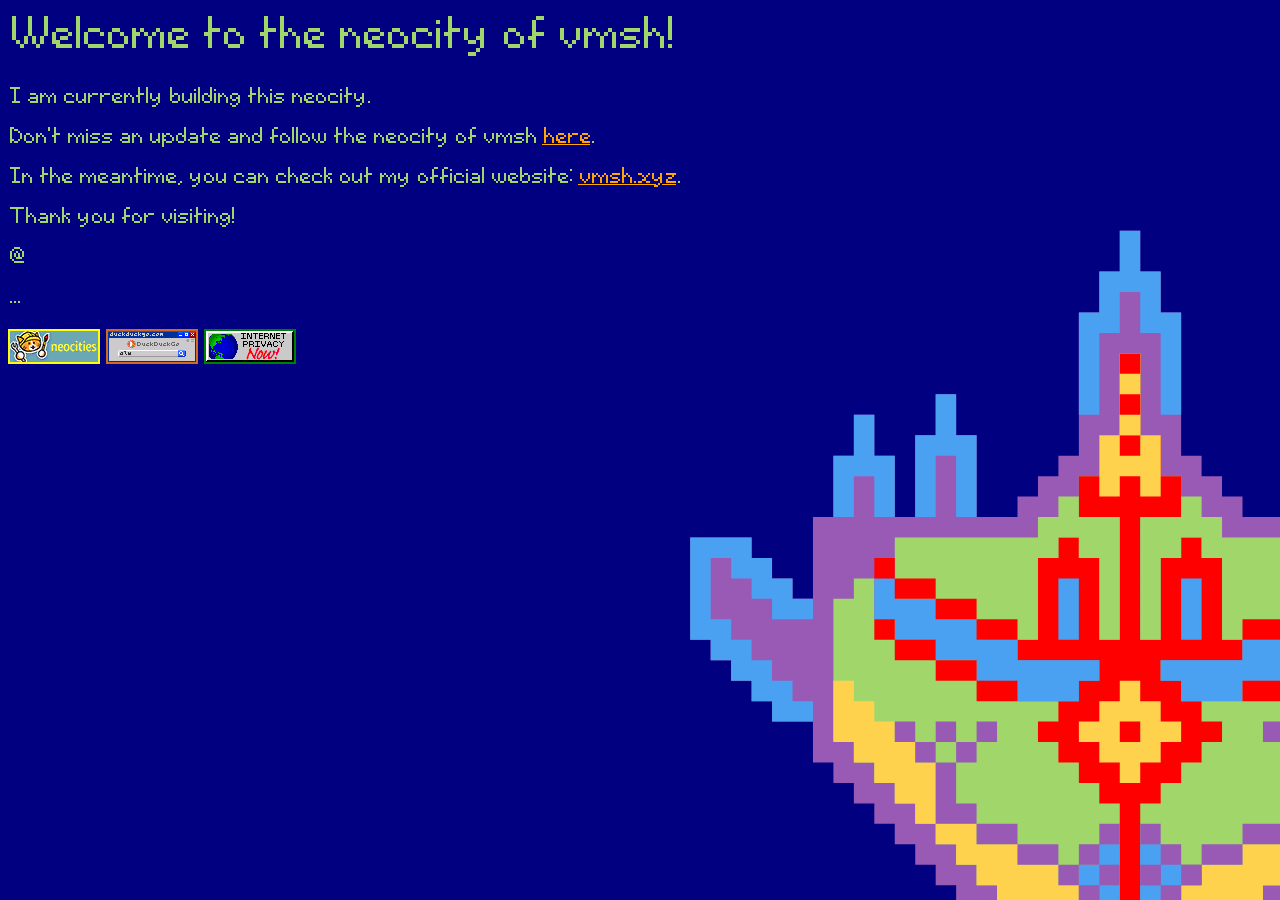
<file: index.html>
<!DOCTYPE html>
<html>
  <head>
    <meta charset="UTF-8">
    <meta name="viewport" content="width=device-width, initial-scale=1.0">
    <title>the neocity of vmsh</title>
	<link rel="icon" href="/icon.svg" type="image/svg+xml">
    <link href="/assets/css/style.css" rel="stylesheet" type="text/css" media="all">
  </head>
  <body>
    <h1>Welcome to the neocity of vmsh!</h1>
	
	<p>I am currently building this neocity.</p>
	<p>Don't miss an update and follow the neocity of vmsh <a href="https://neocities.org/site/vmsh" target="_blank">here</a>.</p>

	<p>In the meantime, you can check out my official website: <a target="_blank" href="https://vmsh.xyz">vmsh.xyz</a>.</p>
    <p>Thank you for visiting!</p>
    <p>@</p>
	<p>...</p>
	<p>
		<a href="https://neocities.org" target="_blank"><img src="/assets/img/bnr/neocities.gif" alt="Neocities.org" style="border: 2px solid yellow;"></img></a>
		<a href="https://duckduckgo.com" target="_blank"><img src="/assets/img/bnr/ddg.gif" alt="DuckDuckGo" style="border: 2px solid chocolate;"></img></a>
		<img src="/assets/img/bnr/privacy.gif" alt="Internet privacy now" style="border: 2px solid green;"></img>
	</p>
  </body>
</html>
</file>
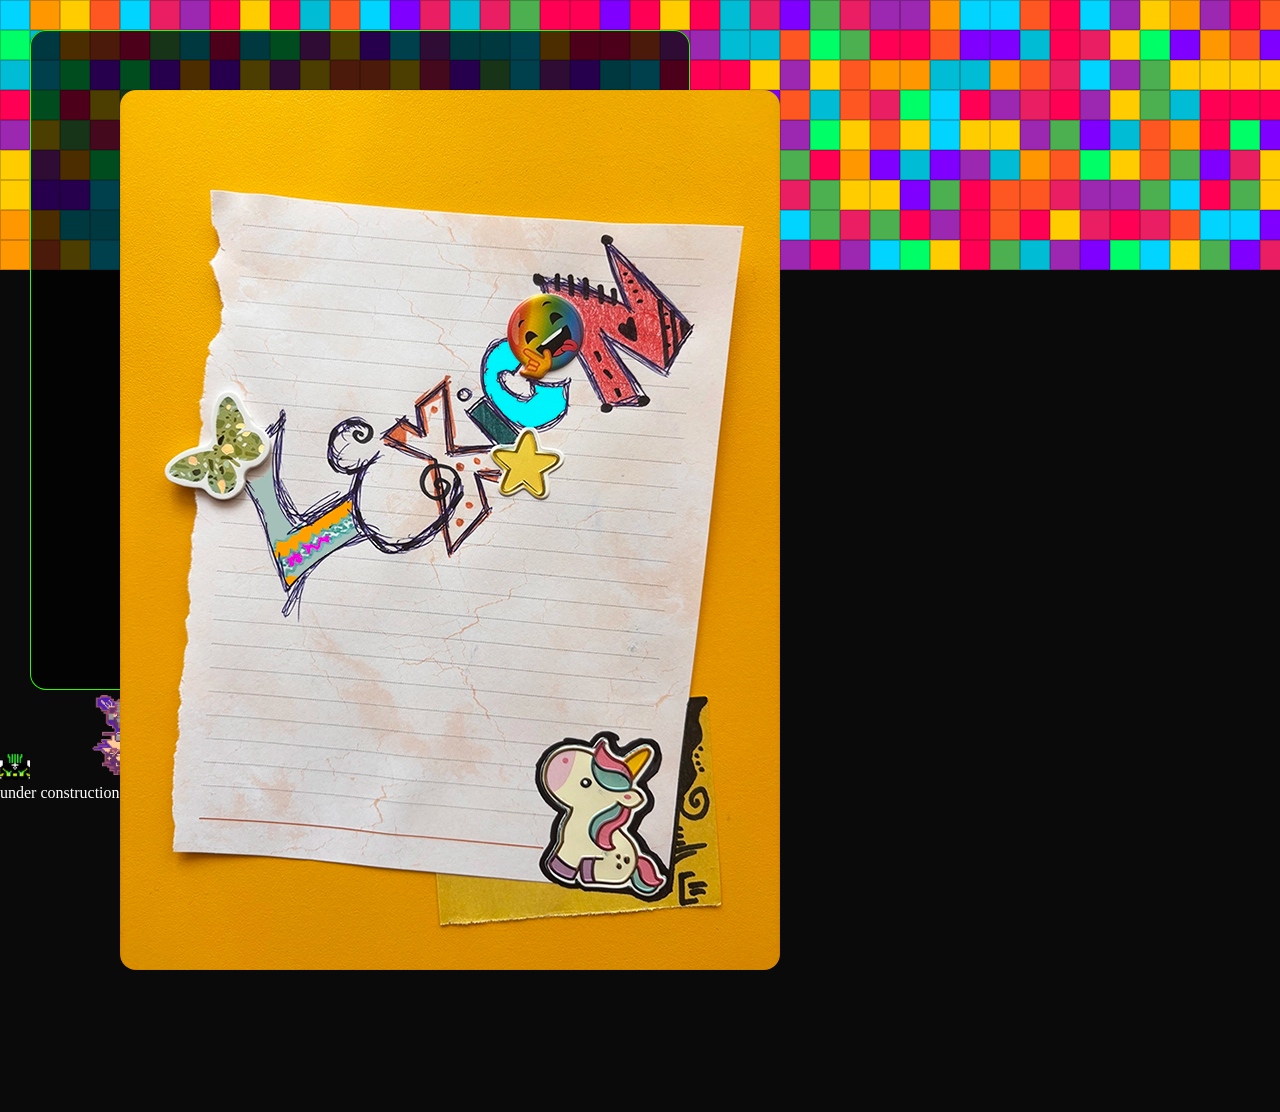
<file: public/LEXICON/index.html>
<!DOCTYPE html>
<html lang="en">

<head>
  <meta charset="UTF-8">
  <meta name="viewport" content="width=device-width, initial-scale=1.0">
  <title>LEXICON - the neocity of vmsh</title>
  <link rel="icon" type="image/png" href="img/13.gif">
  <link rel="stylesheet" type="text/css" media="all" href="style.css">
  <script type="module" src="lexicon.js"></script>
</head>

<body>

  <div id="grid-wrapper">
    <div id="grid-container"></div>
  </div>
  <div class="header"><img src="img/lexicon.webp"></div>
  <img src="img/13.gif" alt="Kukerche 13" width="30px">
  <img src="img/9.gif" alt="Kukerche 9" width="36px">
  <img src="img/2.gif" alt="Kukerche 2" width="90px">
  <p>under construction</p>
  <div class="content">
  </div>

</body>

</html>
</file>
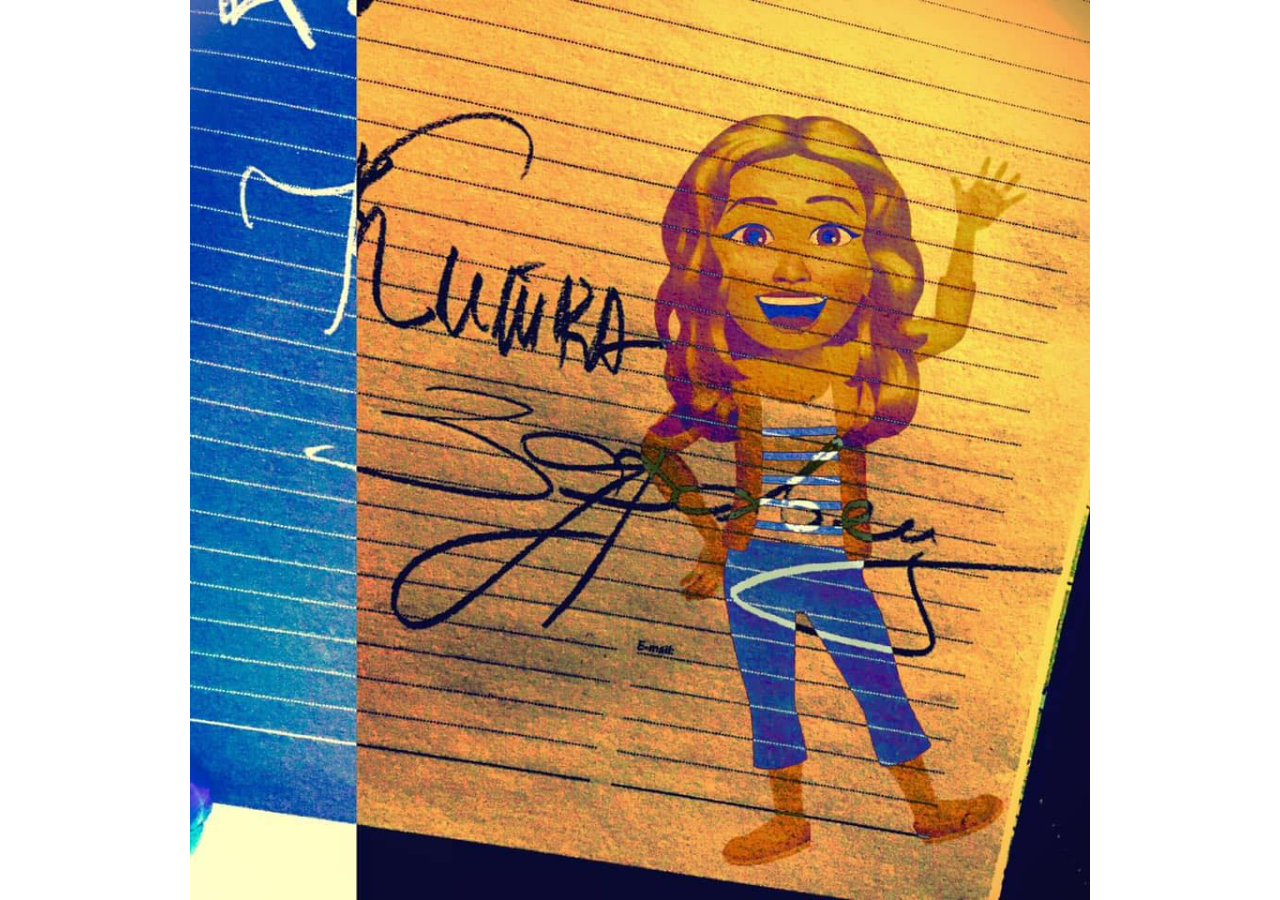
<file: public/PISA/kitkazdravetseu1.html>
<!DOCTYPE html>
<html lang="en">

<head>
    <meta charset="UTF-8">
    <meta name="viewport" content="width=device-width, initial-scale=1.0">
    <title>Kitka Zdravets Foundation | Фондация Китка Здравец</title>
    <link rel="icon" type="image/png" href="favicon.png">
    <meta name="description" content="fine digital test">
    <meta property="og:image" content="https://kitkazdravets.eu/favicon-256.png">
    <meta property="og:image:type" content="image/jpeg">
    <meta name="twitter:card" content="summary_large_image">
    <meta name="twitter:image" content="https://kitkazdravets.eu/favicon-256.png">
    <style>
        body {
            margin: 0;
        }

        main {
            margin: 0;
        }

        .left-bg {
            position: fixed;
            top: 0;
            left: 0;
            width: calc(50vw - 250px);
            height: 100vh;
            animation: randomColorLeft 9s infinite alternate step-end;
        }

        .right-bg {
            position: fixed;
            top: 0;
            right: 0;
            width: calc(50vw - 250px);
            height: 100vh;
            animation: randomColorRight 6s infinite alternate step-end;
        }

        .image-wrapper {
            position: relative;
            display: inline-block;
            max-width: 100vw;
            max-height: 100vh;
        }

        .center-image {
            position: relative;
            max-width: 100vh;
            max-height: 100vh;
            object-fit: cover;
            display: block;
        }

        .gif-overlay {
            position: absolute;
            bottom: 0;
            right: 0px;
            width: 30px;
            height: auto;
            pointer-events: none;
        }

        @keyframes randomColorLeft {
            0% {
                background-color: #1a0933;
            }

            15% {
                background-color: #0d2b22;
            }

            33% {
                background-color: #3b1c1c;
            }

            48% {
                background-color: #112233;
            }

            67% {
                background-color: #2e2608;
            }

            82% {
                background-color: #1f0a1d;
            }

            100% {
                background-color: #08262c;
            }
        }

        @keyframes randomColorRight {
            0% {
                background-color: #2b1a08;
            }

            20% {
                background-color: #0f1d3a;
            }

            38% {
                background-color: #2a082e;
            }

            55% {
                background-color: #082d18;
            }

            73% {
                background-color: #380e14;
            }

            90% {
                background-color: #17282b;
            }

            100% {
                background-color: #242409;
            }
        }

        @media (max-width: 768px) {

            .image-wrapper,
            .center-image {
                width: 100vw;
                height: 100vw;
                max-width: none;
                max-height: none;
            }

            .left-bg {
                width: 100vw;
                height: calc(50vh - (85vw / 2));
                top: 0;
                left: 0;
            }

            .right-bg {
                width: 100vw;
                height: calc(50vh - (85vw / 2));
                bottom: 0;
                left: 0;
                top: auto;
                right: auto;
            }

            .gif-overlay {
                width: 20px;
                bottom: 0;
                right: 0;
            }
        }
    </style>
</head>

<body>


    <div class="left-bg"></div>
    <div class="right-bg"></div>

    <main style="display: flex; justify-content: center; align-items: center; min-height: 100vh;">
        <div class="image-wrapper">
            <img src="kitkazdravetseu1.jpg" alt="Китка Здравец | Kitka Zdravets" class="center-image">
        </div>
    </main>

</body>

</html>
</file>
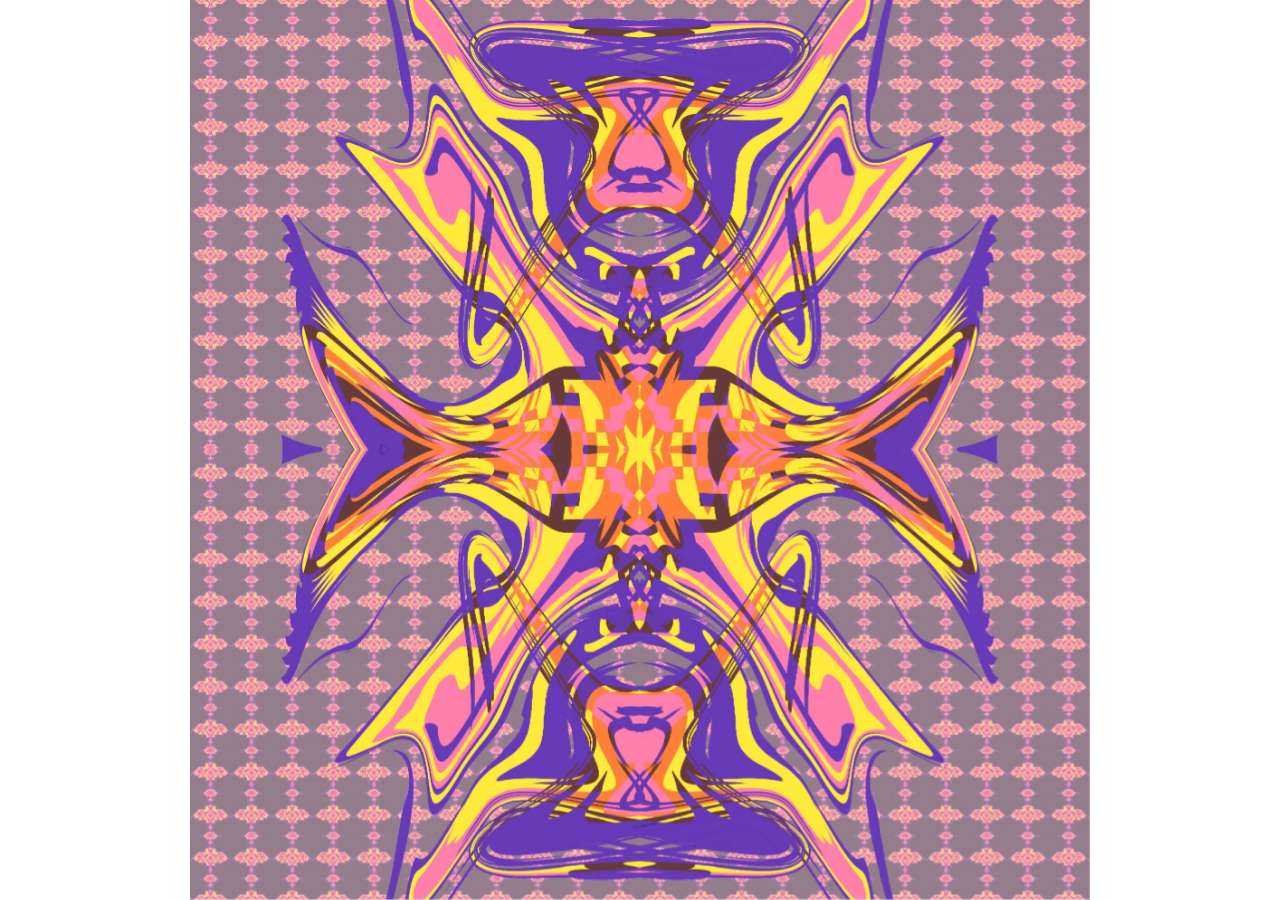
<file: public/PISA/KukercheArt1.html>
<!DOCTYPE html>
<html lang="en">

<head>
    <meta charset="UTF-8">
    <meta name="viewport" content="width=device-width, initial-scale=1.0">
    <title>КукерчеАрт | KukercheArt</title>
    <link rel="icon" type="image/png" href="favicon.png">
    <meta name="description" content="fine digital test">
    <meta property="og:image" content="https://kitkazdravets.eu/favicon-256.png">
    <meta property="og:image:type" content="image/jpeg">
    <meta name="twitter:card" content="summary_large_image">
    <meta name="twitter:image" content="https://kitkazdravets.eu/favicon-256.png">
    <style>
        body {
            margin: 0;
        }

        main {
            margin: 0;
        }

        .left-bg {
            position: fixed;
            top: 0;
            left: 0;
            width: calc(50vw - 250px);
            height: 100vh;
            animation: randomColorLeft 9s infinite alternate step-end;
        }

        .right-bg {
            position: fixed;
            top: 0;
            right: 0;
            width: calc(50vw - 250px);
            height: 100vh;
            animation: randomColorRight 6s infinite alternate step-end;
        }

        .image-wrapper {
            position: relative;
            display: inline-block;
            max-width: 100vw;
            max-height: 100vh;
        }

        .center-image {
            position: relative;
            max-width: 100vh;
            max-height: 100vh;
            object-fit: cover;
            display: block;
        }

        .gif-overlay {
            position: absolute;
            bottom: 0;
            right: 0px;
            width: 30px;
            height: auto;
            pointer-events: none;
        }

        @keyframes randomColorLeft {
            0% {
                background-color: #1a0933;
            }

            15% {
                background-color: #0d2b22;
            }

            33% {
                background-color: #af08a6;
            }

            48% {
                background-color: #112233;
            }

            67% {
                background-color: #2e2608;
            }

            82% {
                background-color: #1f0a1d;
            }

            100% {
                background-color: #bcc90b;
            }
        }

        @keyframes randomColorRight {
            0% {
                background-color: #2b1a08;
            }

            20% {
                background-color: #0f1d3a;
            }

            38% {
                background-color: #2a082e;
            }

            55% {
                background-color: #3a3b3a;
            }

            73% {
                background-color: #380e14;
            }

            90% {
                background-color: #17282b;
            }

            100% {
                background-color: #242409;
            }
        }

        @media (max-width: 768px) {

            .image-wrapper,
            .center-image {
                width: 100vw;
                height: 100vw;
                max-width: none;
                max-height: none;
            }

            .left-bg {
                width: 100vw;
                height: calc(50vh - (85vw / 2));
                top: 0;
                left: 0;
            }

            .right-bg {
                width: 100vw;
                height: calc(50vh - (85vw / 2));
                bottom: 0;
                left: 0;
                top: auto;
                right: auto;
            }

            .gif-overlay {
                width: 20px;
                bottom: 0;
                right: 0;
            }
        }
    </style>
</head>

<body>


    <div class="left-bg"></div>
    <div class="right-bg"></div>

    <main style="display: flex; justify-content: center; align-items: center; min-height: 100vh;">
        <div class="image-wrapper">
            <img src="KukercheArt1.jpeg" alt="КукерчеАрт | KukercheArt" class="center-image">
        </div>
    </main>

</body>

</html>
</file>
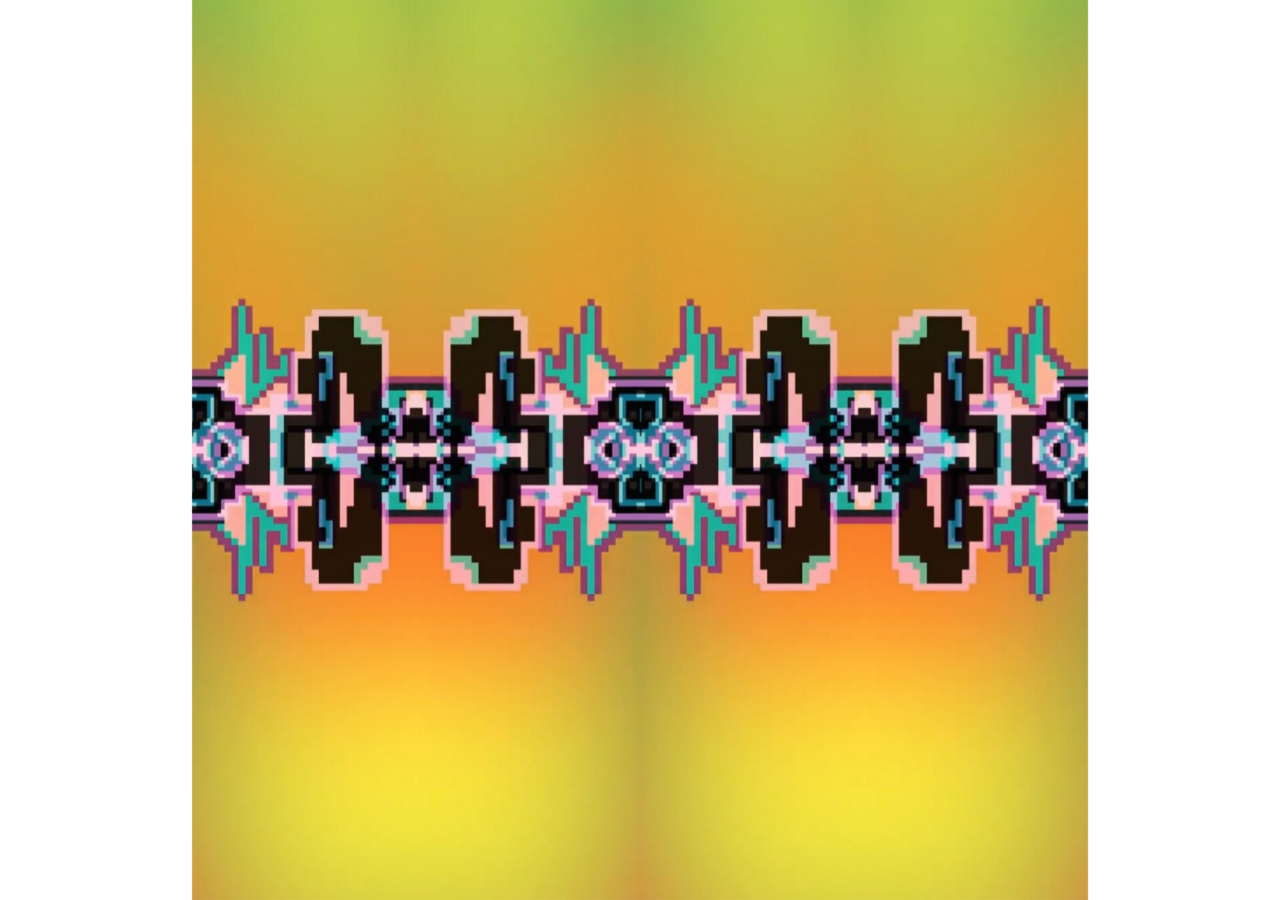
<file: public/PISA/KukercheArt2.html>
<!DOCTYPE html>
<html lang="en">

<head>
    <meta charset="UTF-8">
    <meta name="viewport" content="width=device-width, initial-scale=1.0">
    <title>КукерчеАрт | KukercheArt</title>
    <link rel="icon" type="image/png" href="favicon.png">
    <meta name="description" content="fine digital test">
    <meta property="og:image" content="https://kitkazdravets.eu/favicon-256.png">
    <meta property="og:image:type" content="image/jpeg">
    <meta name="twitter:card" content="summary_large_image">
    <meta name="twitter:image" content="https://kitkazdravets.eu/favicon-256.png">
    <style>
        body {
            margin: 0;
        }

        main {
            margin: 0;
        }

        .left-bg {
            position: fixed;
            top: 0;
            left: 0;
            width: calc(50vw - 250px);
            height: 100vh;
            animation: randomColorLeft 9s infinite alternate step-end;
        }

        .right-bg {
            position: fixed;
            top: 0;
            right: 0;
            width: calc(50vw - 250px);
            height: 100vh;
            animation: randomColorRight 6s infinite alternate step-end;
        }

        .image-wrapper {
            position: relative;
            display: inline-block;
            max-width: 100vw;
            max-height: 100vh;
        }

        .center-image {
            position: relative;
            max-width: 100vh;
            max-height: 100vh;
            object-fit: cover;
            display: block;
        }

        .gif-overlay {
            position: absolute;
            bottom: 0;
            right: 0px;
            width: 30px;
            height: auto;
            pointer-events: none;
        }

        @keyframes randomColorLeft {
            0% {
                background-color: #1a0933;
            }

            15% {
                background-color: #0d2b22;
            }

            33% {
                background-color: #af08a6;
            }

            48% {
                background-color: #112233;
            }

            67% {
                background-color: #2e2608;
            }

            82% {
                background-color: #1f0a1d;
            }

            100% {
                background-color: #bcc90b;
            }
        }

        @keyframes randomColorRight {
            0% {
                background-color: #2b1a08;
            }

            20% {
                background-color: #0f1d3a;
            }

            38% {
                background-color: #2a082e;
            }

            55% {
                background-color: #3a3b3a;
            }

            73% {
                background-color: #380e14;
            }

            90% {
                background-color: #17282b;
            }

            100% {
                background-color: #242409;
            }
        }

        @media (max-width: 768px) {

            .image-wrapper,
            .center-image {
                width: 100vw;
                height: 100vw;
                max-width: none;
                max-height: none;
            }

            .left-bg {
                width: 100vw;
                height: calc(50vh - (85vw / 2));
                top: 0;
                left: 0;
            }

            .right-bg {
                width: 100vw;
                height: calc(50vh - (85vw / 2));
                bottom: 0;
                left: 0;
                top: auto;
                right: auto;
            }

            .gif-overlay {
                width: 20px;
                bottom: 0;
                right: 0;
            }
        }
    </style>
</head>

<body>


    <div class="left-bg"></div>
    <div class="right-bg"></div>

    <main style="display: flex; justify-content: center; align-items: center; min-height: 100vh;">
        <div class="image-wrapper">
            <img src="KukercheArt2.jpeg" alt="КукерчеАрт | KukercheArt" class="center-image">
        </div>
    </main>

</body>

</html>
</file>
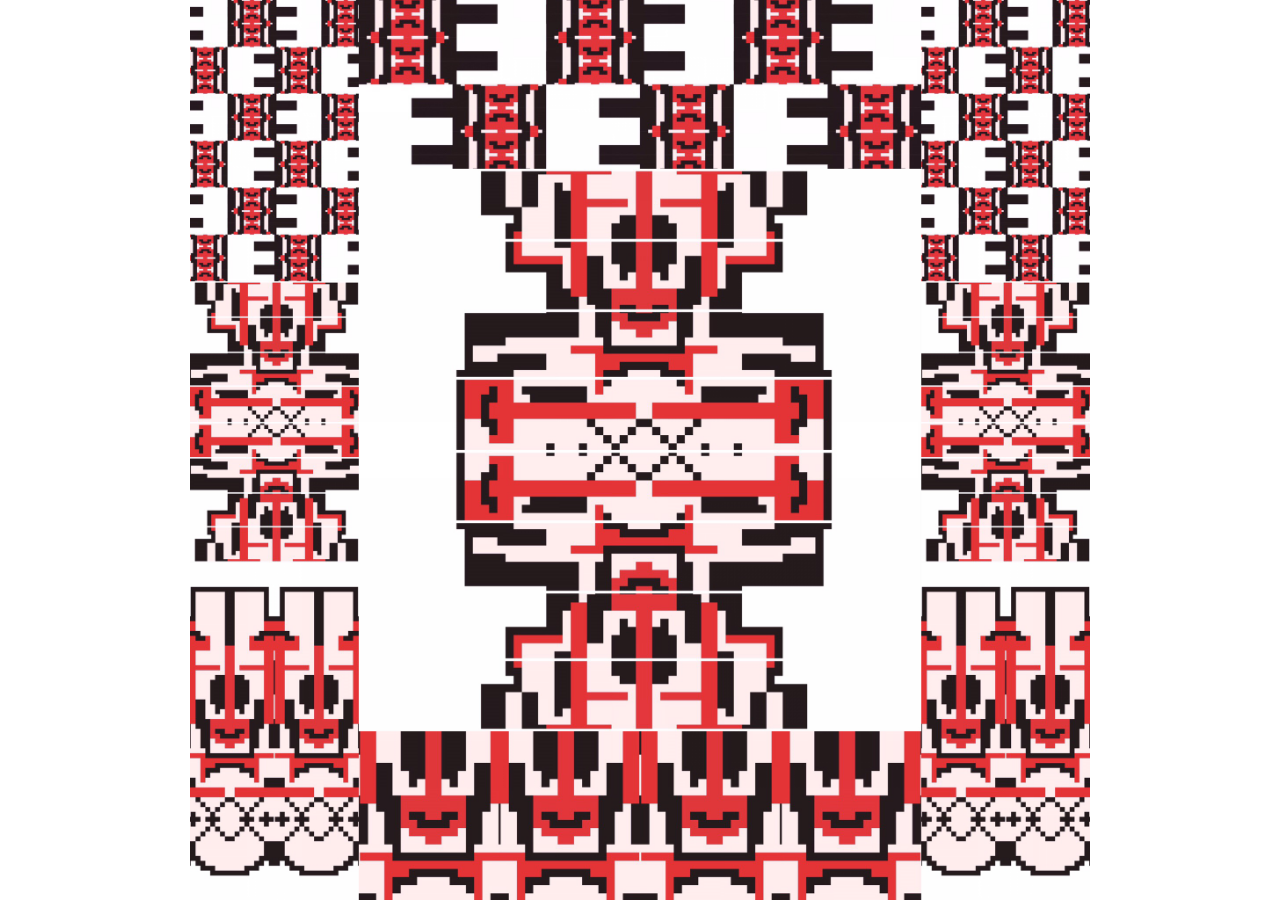
<file: public/PISA/KukercheArt3.html>
<!DOCTYPE html>
<html lang="en">

<head>
    <meta charset="UTF-8">
    <meta name="viewport" content="width=device-width, initial-scale=1.0">
    <title>КукерчеАрт | KukercheArt</title>
    <link rel="icon" type="image/png" href="favicon.png">
    <meta name="description" content="fine digital test">
    <meta property="og:image" content="https://kitkazdravets.eu/favicon-256.png">
    <meta property="og:image:type" content="image/jpeg">
    <meta name="twitter:card" content="summary_large_image">
    <meta name="twitter:image" content="https://kitkazdravets.eu/favicon-256.png">
    <style>
        body {
            margin: 0;
        }

        main {
            margin: 0;
        }

        .left-bg {
            position: fixed;
            top: 0;
            left: 0;
            width: calc(50vw - 250px);
            height: 100vh;
            animation: randomColorLeft 9s infinite alternate step-end;
        }

        .right-bg {
            position: fixed;
            top: 0;
            right: 0;
            width: calc(50vw - 250px);
            height: 100vh;
            animation: randomColorRight 6s infinite alternate step-end;
        }

        .image-wrapper {
            position: relative;
            display: inline-block;
            max-width: 100vw;
            max-height: 100vh;
        }

        .center-image {
            position: relative;
            max-width: 100vh;
            max-height: 100vh;
            object-fit: cover;
            display: block;
        }

        .gif-overlay {
            position: absolute;
            bottom: 0;
            right: 0px;
            width: 30px;
            height: auto;
            pointer-events: none;
        }

        @keyframes randomColorLeft {
            0% {
                background-color: #1a0933;
            }

            15% {
                background-color: #0d2b22;
            }

            33% {
                background-color: #af08a6;
            }

            48% {
                background-color: #112233;
            }

            67% {
                background-color: #2e2608;
            }

            82% {
                background-color: #1f0a1d;
            }

            100% {
                background-color: #bcc90b;
            }
        }

        @keyframes randomColorRight {
            0% {
                background-color: #2b1a08;
            }

            20% {
                background-color: #0f1d3a;
            }

            38% {
                background-color: #2a082e;
            }

            55% {
                background-color: #3a3b3a;
            }

            73% {
                background-color: #380e14;
            }

            90% {
                background-color: #17282b;
            }

            100% {
                background-color: #242409;
            }
        }

        @media (max-width: 768px) {

            .image-wrapper,
            .center-image {
                width: 100vw;
                height: 100vw;
                max-width: none;
                max-height: none;
            }

            .left-bg {
                width: 100vw;
                height: calc(50vh - (85vw / 2));
                top: 0;
                left: 0;
            }

            .right-bg {
                width: 100vw;
                height: calc(50vh - (85vw / 2));
                bottom: 0;
                left: 0;
                top: auto;
                right: auto;
            }

            .gif-overlay {
                width: 20px;
                bottom: 0;
                right: 0;
            }
        }
    </style>
</head>

<body>


    <div class="left-bg"></div>
    <div class="right-bg"></div>

    <main style="display: flex; justify-content: center; align-items: center; min-height: 100vh;">
        <div class="image-wrapper">
            <img src="KukercheArt3.jpeg" alt="КукерчеАрт | KukercheArt" class="center-image">
        </div>
    </main>

</body>

</html>
</file>
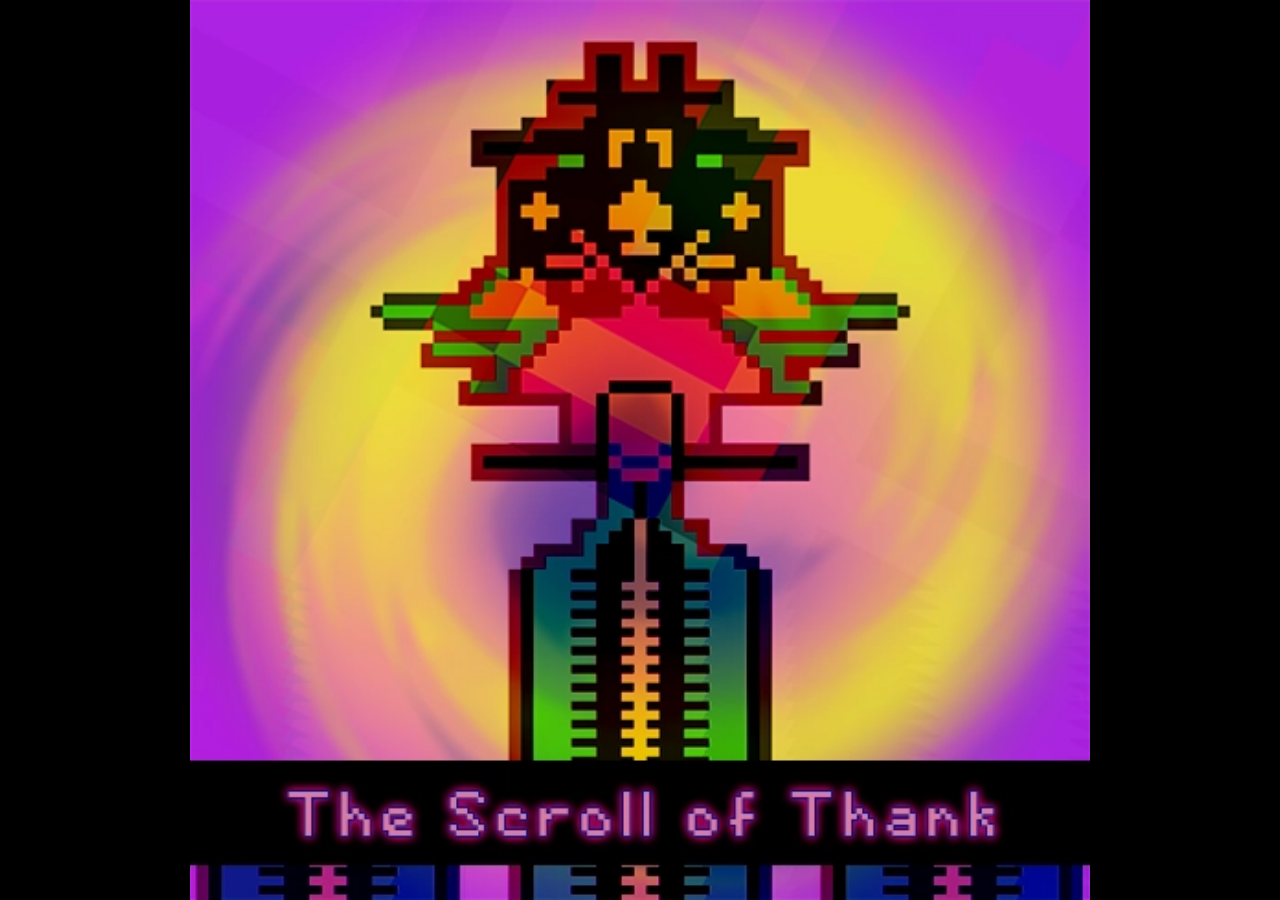
<file: public/thescrollofthank/webtile.html>
<!-- WEBTILE - THE SCROLL OF THANK -->
<!-- https://webtiles.kicya.net/ -->

<!DOCTYPE html>
<html lang="en">

<head>
    <meta charset="UTF-8">
    <meta name="viewport" content="width=device-width, initial-scale=1.0">
    <style>
        * {
            box-sizing: border-box;
            margin: 0;
            padding: 0;
        }

        body {
            background-color: #000000;
            display: flex;
            justify-content: center;
            align-items: center;
            min-height: 100vh;
            overflow: hidden;
        }

        .gallery-container {
            width: 100vh;
            height: 100vh;
            overflow: hidden;
            position: relative;
        }

        .gallery-track {
            display: flex;
            flex-direction: column;

            transform: translateY(-50%);

            animation: infiniteScroll 36s linear 0s infinite;
        }

        .gallery-track:hover {
            animation-play-state: paused;
        }

        .gallery-track img {
            width: 100%;
            aspect-ratio: 1 / 1;
            object-fit: cover;
        }

        .gallery-track a {
            display: block;
            width: 100%;
            line-height: 0;
            text-decoration: none;
        }

        @keyframes infiniteScroll {
            0% {
                transform: translateY(0);
            }

            100% {
                transform: translateY(-50%);
            }
        }
    </style>
</head>

<body>

    <div class="gallery-container">
        <div class="gallery-track">
            <img src="img/0_thescrollofthank.webp" alt="The Scroll of Thank">
            <a href="https://lovemichy.neocities.org"><img src="img/1_love_michy.webp" alt="love, michy"></a>
            <a href="https://frammyjammy.com"><img src="img/3_frammyjammy.webp" alt="FRAMMYJAMMY"></a>
            <a href="https://caehdus.neocities.org"><img src="img/13_caehdus.webp" alt="THE CAEHDUS ARCHIVES"></a>
            <a href="https://indiewebispunk.net"><img src="img/2_indiewebispunk.webp"
                    alt="The IndieWeb Is Punk Manifesto"></a>
            <img src="img/0_soon1.webp" alt="soon">
            <img src="img/0_soon2.webp" alt="soon">
            <img src="img/0_soon3.webp" alt="soon">
            <img src="img/0_soon1.webp" alt="soon">
            <img src="img/0_soon2.webp" alt="soon">
            <img src="img/0_soon3.webp" alt="soon">

            <img src="img/0_thescrollofthank.webp" alt="The Scroll of Thank">
            <a href="https://lovemichy.neocities.org"><img src="img/1_love_michy.webp" alt="love, michy"></a>
            <a href="https://frammyjammy.com/"><img src="img/3_frammyjammy.webp" alt="FRAMMYJAMMY"></a>
            <a href="https://caehdus.neocities.org"><img src="img/13_caehdus.webp" alt="THE CAEHDUS ARCHIVES"></a>
            <a href="https://indiewebispunk.net"><img src="img/2_indiewebispunk.webp"
                    alt="The IndieWeb Is Punk Manifesto"></a>
            <img src="img/0_soon1.webp" alt="soon">
            <img src="img/0_soon2.webp" alt="soon">
            <img src="img/0_soon3.webp" alt="soon">
            <img src="img/0_soon1.webp" alt="soon">
            <img src="img/0_soon2.webp" alt="soon">
            <img src="img/0_soon3.webp" alt="soon">
        </div>
    </div>

</body>

</html>
</file>
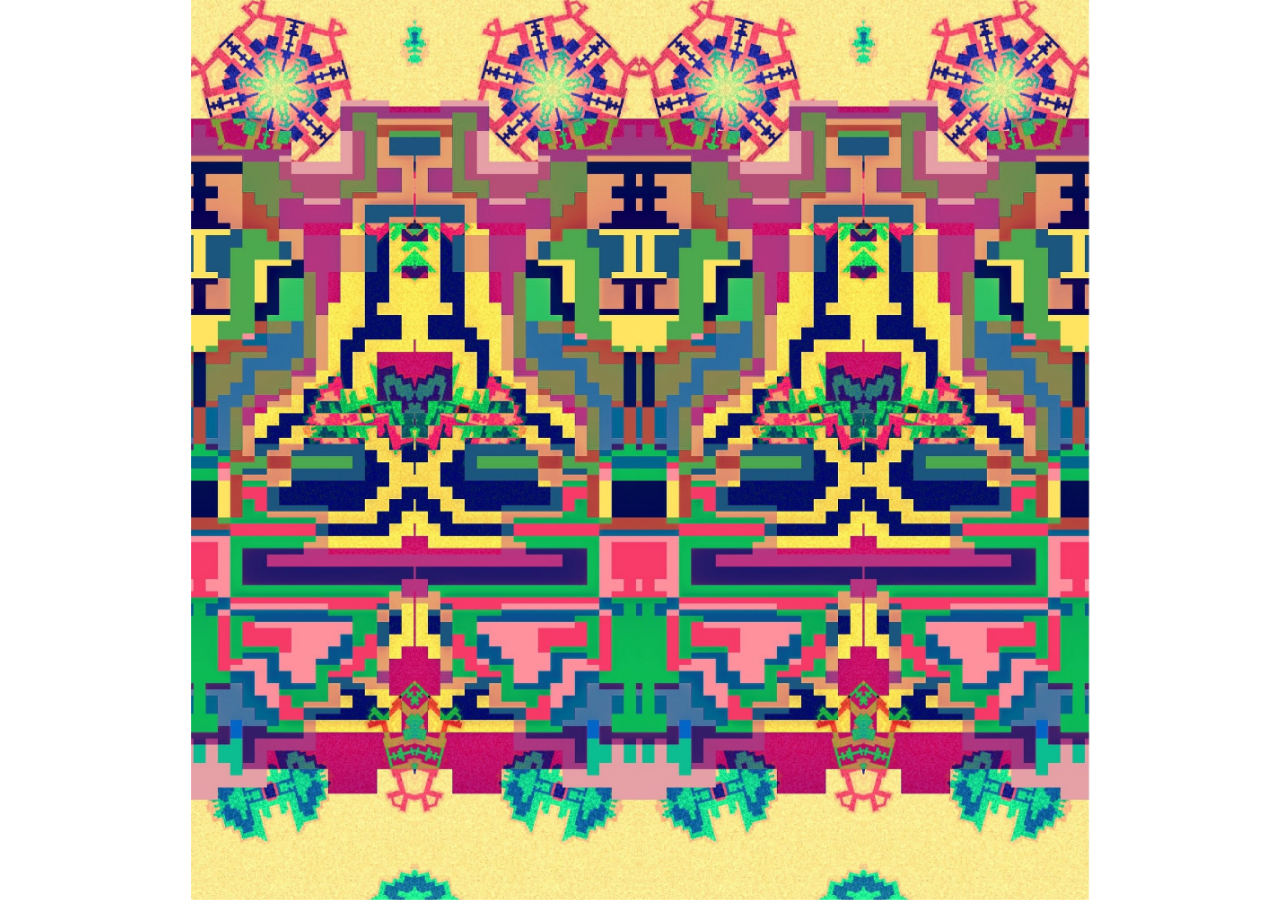
<file: public/PISA/KukercheArt/KukercheArt4.html>
<!DOCTYPE html>
<html lang="en">

<head>
    <meta charset="UTF-8">
    <meta name="viewport" content="width=device-width, initial-scale=1.0">
    <title>КукерчеАрт | KukercheArt</title>
    <link rel="icon" type="image/png" href="favicon.png">
    <meta name="description" content="fine digital test">
    <meta property="og:image" content="https://kitkazdravets.eu/favicon-256.png">
    <meta property="og:image:type" content="image/jpeg">
    <meta name="twitter:card" content="summary_large_image">
    <meta name="twitter:image" content="https://kitkazdravets.eu/favicon-256.png">
    <style>
        body {
            margin: 0;
        }

        main {
            margin: 0;
        }

        .left-bg {
            position: fixed;
            top: 0;
            left: 0;
            width: calc(50vw - 250px);
            height: 100vh;
            animation: randomColorLeft 9s infinite alternate step-end;
        }

        .right-bg {
            position: fixed;
            top: 0;
            right: 0;
            width: calc(50vw - 250px);
            height: 100vh;
            animation: randomColorRight 6s infinite alternate step-end;
        }

        .image-wrapper {
            position: relative;
            display: inline-block;
            max-width: 100vw;
            max-height: 100vh;
        }

        .center-image {
            position: relative;
            max-width: 100vh;
            max-height: 100vh;
            object-fit: cover;
            display: block;
        }

        .gif-overlay {
            position: absolute;
            bottom: 0;
            right: 0px;
            width: 30px;
            height: auto;
            pointer-events: none;
        }

        @keyframes randomColorLeft {
            0% {
                background-color: #1a0933;
            }

            15% {
                background-color: #0d2b22;
            }

            33% {
                background-color: #af08a6;
            }

            48% {
                background-color: #112233;
            }

            67% {
                background-color: #2e2608;
            }

            82% {
                background-color: #1f0a1d;
            }

            100% {
                background-color: #bcc90b;
            }
        }

        @keyframes randomColorRight {
            0% {
                background-color: #2b1a08;
            }

            20% {
                background-color: #0f1d3a;
            }

            38% {
                background-color: #2a082e;
            }

            55% {
                background-color: #3a3b3a;
            }

            73% {
                background-color: #380e14;
            }

            90% {
                background-color: #17282b;
            }

            100% {
                background-color: #242409;
            }
        }

        @media (max-width: 768px) {

            .image-wrapper,
            .center-image {
                width: 100vw;
                height: 100vw;
                max-width: none;
                max-height: none;
            }

            .left-bg {
                width: 100vw;
                height: calc(50vh - (85vw / 2));
                top: 0;
                left: 0;
            }

            .right-bg {
                width: 100vw;
                height: calc(50vh - (85vw / 2));
                bottom: 0;
                left: 0;
                top: auto;
                right: auto;
            }

            .gif-overlay {
                width: 20px;
                bottom: 0;
                right: 0;
            }
        }
    </style>
</head>

<body>


    <div class="left-bg"></div>
    <div class="right-bg"></div>

    <main style="display: flex; justify-content: center; align-items: center; min-height: 100vh;">
        <div class="image-wrapper">
            <img src="KukercheArt4.jpeg" alt="КукерчеАрт | KukercheArt" class="center-image">
        </div>
    </main>

</body>

</html>
</file>
<file: assets/css/style.css>
/* ============= VARIABLES & FONTS ============= */
:root {
  --mouse-cursor: url("/assets/img/cursor.png"), auto;
  --mouse-pointer: url("/assets/img/pointer.png"), pointer;
  --main-font: 'Emoticomic';
}

/* Regular */
@font-face {
  font-family: 'Emoticomic';
  src: url('/assets/fonts/emoticomic-regular.woff2') format('woff2');
  font-weight: 400;
}

/* Bold */
@font-face {
  font-family: 'Emoticomic';
  src: url('/assets/fonts/emoticomic-regular.woff2') format('woff2');
  font-weight: 700;
}

html {
  cursor: var(--mouse-cursor);
}

body {
  background-color: Navy;
  color: #A1D76A;
  font-family: 'Emoticomic';
  background-image: url('/assets/img/kukerche27.svg');
  background-repeat: no-repeat;
  background-attachment: fixed;
  background-size: 1500px 1500px;
  background-position: right -600px bottom -500px;
}

a, button {
  color: Orange;
  cursor: var(--mouse-pointer);
}


/* Мобилни устройства (до 767px) */
@media (max-width: 767px) {
  body {
  background-size: 700px 700px;
  background-position: right -280px bottom -340px;
  }
}

/* Таблети (от 768px до 1024px) */
@media (min-width: 768px) and (max-width: 1024px) {
  body {
  background-size: 700px 700px;
  background-position: right -280px bottom -340px;
  }
}
</file>
<file: public/LEXICON/style.css>
* {
    margin: 0;
    padding: 0;
    box-sizing: border-box;
}

body {
    min-height: 100vh;
    background-color: #0a0a0a;
    color: #ffffff;
    font-family: "Times New Roman", Times, serif;
}

#grid-wrapper {
    position: absolute;
    top: 0;
    left: 0;
    width: 100%;
    height: 270px;
    overflow: hidden;
    z-index: -1;
}

#grid-container {
    display: grid;
    grid-template-rows: repeat(9, 30px);
    grid-auto-columns: 30px;
}

.cell {
    width: 30px;
    height: 30px;
    box-shadow: inset 0 0 0 1px rgba(0, 0, 0, 0.2);
    transition: background-color 1.2s ease;
}

.header {
    position: relative;
    z-index: 1;
    width: 660px;
    height: 660px;
    margin-top: 30px;
    margin-left: 30px;
    background: rgba(0, 0, 0, 0.7);
    border-radius: 16px;
    box-shadow: inset 0 0 0 1px rgb(44, 250, 3);
}

.header img {
    position: relative;
    z-index: 1;
    max-width: 660px;
    margin-top: 60px;
    margin-left: 90px;
    background: rgba(0, 0, 0, 0.7);
    border-radius: 16px;
}

.content {
    position: relative;
    padding-top: 310px;
    max-width: 700px;
    margin: 0 auto;
    text-align: center;
}
</file>
